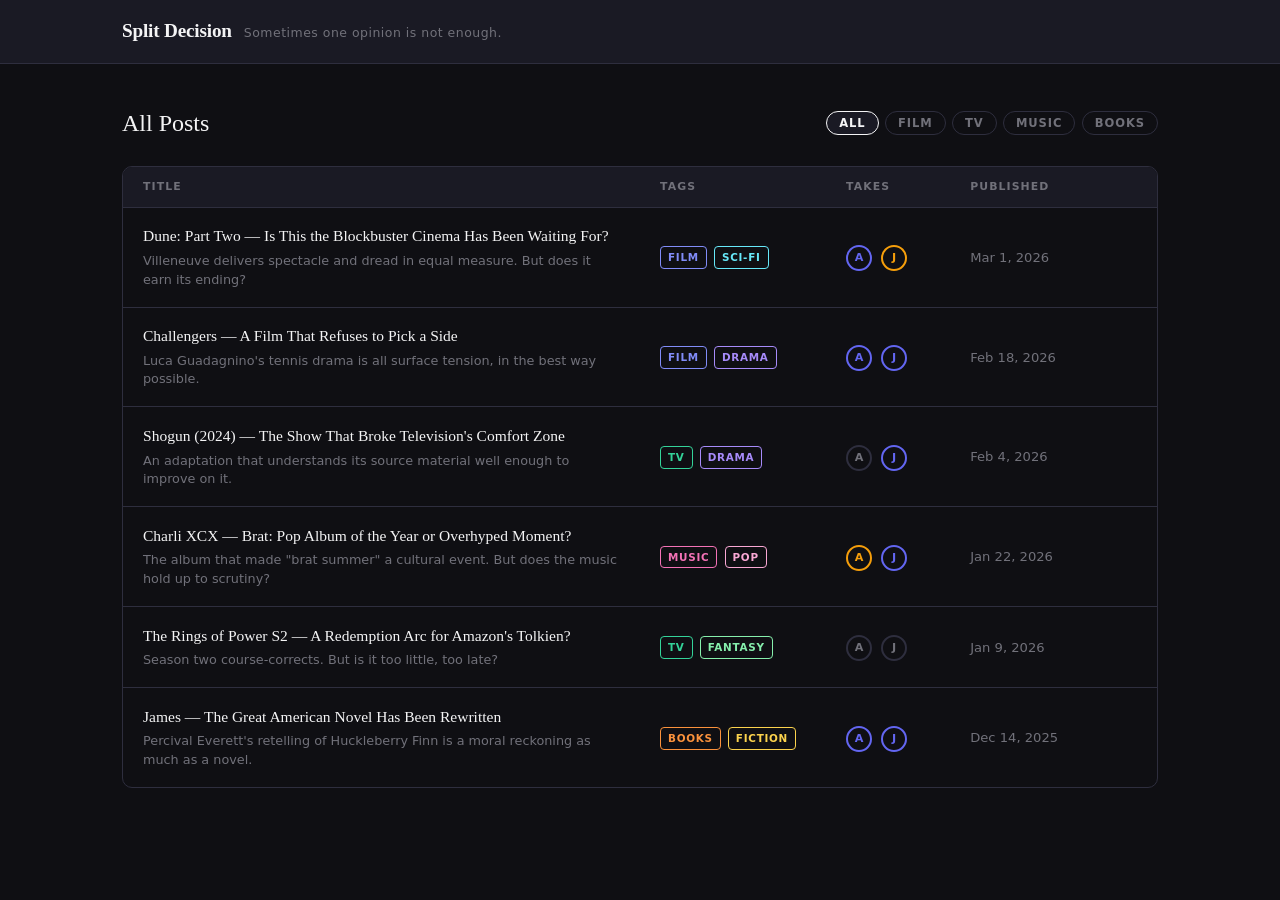
<file: index.html>
<!DOCTYPE html>
<html lang="en">
<head>
  <meta charset="UTF-8" />
  <meta name="viewport" content="width=device-width, initial-scale=1.0" />
  <title>Split Decision</title>
  <link rel="stylesheet" href="index.css" />
</head>
<body>

  <header class="site-header">
    <div class="site-header__inner">
      <div class="site-brand">
        <span class="site-brand__name">Split Decision</span>
        <span class="site-brand__tagline">Sometimes one opinion is not enough.</span>
      </div>
    </div>
  </header>

  <main class="main">

    <div class="posts-toolbar">
      <h1 class="posts-title">All Posts</h1>
      <div class="posts-filters">
        <button class="filter-btn filter-btn--active" data-filter="all">All</button>
        <button class="filter-btn" data-filter="film">Film</button>
        <button class="filter-btn" data-filter="tv">TV</button>
        <button class="filter-btn" data-filter="music">Music</button>
        <button class="filter-btn" data-filter="books">Books</button>
      </div>
    </div>

    <div class="posts-table-wrap">
      <table class="posts-table">
        <thead>
          <tr>
            <th class="col-title">Title</th>
            <th class="col-tags">Tags</th>
            <th class="col-authors">Takes</th>
            <th class="col-date">Published</th>
          </tr>
        </thead>
        <tbody>

          <tr class="post-row" onclick="window.location='post.html'">
            <td class="col-title">
              <a class="post-row__title" href="post.html">
                Dune: Part Two — Is This the Blockbuster Cinema Has Been Waiting For?
              </a>
              <p class="post-row__desc">Villeneuve delivers spectacle and dread in equal measure. But does it earn its ending?</p>
            </td>
            <td class="col-tags">
              <span class="tag tag--film">Film</span>
              <span class="tag tag--scifi">Sci-Fi</span>
            </td>
            <td class="col-authors">
              <span class="verdict-chip verdict-chip--hot" title="Alex: Loved it">A</span>
              <span class="verdict-chip verdict-chip--cold" title="Jordan: Mixed feelings">J</span>
            </td>
            <td class="col-date">Mar 1, 2026</td>
          </tr>

          <tr class="post-row">
            <td class="col-title">
              <a class="post-row__title" href="#">
                Challengers — A Film That Refuses to Pick a Side
              </a>
              <p class="post-row__desc">Luca Guadagnino's tennis drama is all surface tension, in the best way possible.</p>
            </td>
            <td class="col-tags">
              <span class="tag tag--film">Film</span>
              <span class="tag tag--drama">Drama</span>
            </td>
            <td class="col-authors">
              <span class="verdict-chip verdict-chip--hot" title="Alex: Loved it">A</span>
              <span class="verdict-chip verdict-chip--hot" title="Jordan: Loved it">J</span>
            </td>
            <td class="col-date">Feb 18, 2026</td>
          </tr>

          <tr class="post-row">
            <td class="col-title">
              <a class="post-row__title" href="#">
                Shogun (2024) — The Show That Broke Television's Comfort Zone
              </a>
              <p class="post-row__desc">An adaptation that understands its source material well enough to improve on it.</p>
            </td>
            <td class="col-tags">
              <span class="tag tag--tv">TV</span>
              <span class="tag tag--drama">Drama</span>
            </td>
            <td class="col-authors">
              <span class="verdict-chip verdict-chip--mixed" title="Alex: Mixed feelings">A</span>
              <span class="verdict-chip verdict-chip--hot" title="Jordan: Loved it">J</span>
            </td>
            <td class="col-date">Feb 4, 2026</td>
          </tr>

          <tr class="post-row">
            <td class="col-title">
              <a class="post-row__title" href="#">
                Charli XCX — Brat: Pop Album of the Year or Overhyped Moment?
              </a>
              <p class="post-row__desc">The album that made "brat summer" a cultural event. But does the music hold up to scrutiny?</p>
            </td>
            <td class="col-tags">
              <span class="tag tag--music">Music</span>
              <span class="tag tag--pop">Pop</span>
            </td>
            <td class="col-authors">
              <span class="verdict-chip verdict-chip--cold" title="Alex: Not for me">A</span>
              <span class="verdict-chip verdict-chip--hot" title="Jordan: Loved it">J</span>
            </td>
            <td class="col-date">Jan 22, 2026</td>
          </tr>

          <tr class="post-row">
            <td class="col-title">
              <a class="post-row__title" href="#">
                The Rings of Power S2 — A Redemption Arc for Amazon's Tolkien?
              </a>
              <p class="post-row__desc">Season two course-corrects. But is it too little, too late?</p>
            </td>
            <td class="col-tags">
              <span class="tag tag--tv">TV</span>
              <span class="tag tag--fantasy">Fantasy</span>
            </td>
            <td class="col-authors">
              <span class="verdict-chip verdict-chip--mixed" title="Alex: Mixed feelings">A</span>
              <span class="verdict-chip verdict-chip--mixed" title="Jordan: Mixed feelings">J</span>
            </td>
            <td class="col-date">Jan 9, 2026</td>
          </tr>

          <tr class="post-row">
            <td class="col-title">
              <a class="post-row__title" href="#">
                James — The Great American Novel Has Been Rewritten
              </a>
              <p class="post-row__desc">Percival Everett's retelling of Huckleberry Finn is a moral reckoning as much as a novel.</p>
            </td>
            <td class="col-tags">
              <span class="tag tag--books">Books</span>
              <span class="tag tag--fiction">Fiction</span>
            </td>
            <td class="col-authors">
              <span class="verdict-chip verdict-chip--hot" title="Alex: Loved it">A</span>
              <span class="verdict-chip verdict-chip--hot" title="Jordan: Loved it">J</span>
            </td>
            <td class="col-date">Dec 14, 2025</td>
          </tr>

        </tbody>
      </table>
    </div>

  </main>

  <script>
    const DURATION = 200; // must match CSS transition duration

    const buttons = document.querySelectorAll('.filter-btn');
    const rows    = document.querySelectorAll('.post-row');

    buttons.forEach(btn => {
      btn.addEventListener('click', () => {
        buttons.forEach(b => b.classList.remove('filter-btn--active'));
        btn.classList.add('filter-btn--active');

        const filter = btn.dataset.filter;
        const toShow = [];
        const toHide = [];

        rows.forEach(row => {
          const match  = filter === 'all' || row.querySelector(`.tag--${filter}`);
          const hidden = row.style.display === 'none';
          if  (match && hidden)  toShow.push(row);
          if  (!match && !hidden) toHide.push(row);
        });

        // Phase 1: fade out departing rows
        toHide.forEach(row => row.classList.add('post-row--hidden'));

        setTimeout(() => {
          // Reflow moment: collapse departed, uncollapse arriving (both invisible)
          toHide.forEach(row => { row.style.display = 'none'; });
          toShow.forEach(row => {
            row.classList.add('post-row--hidden');
            row.style.display = '';
          });

          // Phase 2: fade in arriving rows
          requestAnimationFrame(() => requestAnimationFrame(() => {
            toShow.forEach(row => row.classList.remove('post-row--hidden'));
          }));
        }, DURATION);
      });
    });
  </script>

</body>
</html>
</file>
<file: index.css>
/* ─── Reset & base ─── */
*, *::before, *::after {
  box-sizing: border-box;
  margin: 0;
  padding: 0;
}

:root {
  --color-bg:        #0f0f13;
  --color-surface:   #1a1a24;
  --color-surface-2: #21212e;
  --color-border:    #2e2e3e;
  --color-text:      #d4d4d8;
  --color-muted:     #71717a;
  --color-accent-a:  #6366f1;
  --color-accent-j:  #f59e0b;
  --color-heading:   #f4f4f5;

  --font-sans: 'Georgia', serif;
  --font-ui:   system-ui, -apple-system, sans-serif;
}

html { scroll-behavior: smooth; }

body {
  background: var(--color-bg);
  color: var(--color-text);
  font-family: var(--font-ui);
  font-size: 1rem;
  line-height: 1.6;
  min-height: 100vh;
}

/* ─── Site header ─── */
.site-header {
  border-bottom: 1px solid var(--color-border);
  background: var(--color-surface);
  position: sticky;
  top: 0;
  z-index: 10;
}

.site-header__inner {
  max-width: 1100px;
  margin: 0 auto;
  padding: 1rem 2rem;
  display: flex;
  align-items: center;
  justify-content: space-between;
}

.site-brand {
  display: flex;
  align-items: baseline;
  gap: 0.75rem;
}

.site-brand__name {
  font-family: var(--font-sans);
  font-size: 1.2rem;
  font-weight: 700;
  color: var(--color-heading);
  letter-spacing: -0.01em;
}

.site-brand__tagline {
  font-size: 0.78rem;
  color: var(--color-muted);
  letter-spacing: 0.04em;
}

/* ─── Main ─── */
.main {
  max-width: 1100px;
  margin: 0 auto;
  padding: 2.5rem 2rem 4rem;
}

/* ─── Toolbar ─── */
.posts-toolbar {
  display: flex;
  align-items: center;
  justify-content: space-between;
  margin-bottom: 1.5rem;
  gap: 1rem;
  flex-wrap: wrap;
}

.posts-title {
  font-family: var(--font-sans);
  font-size: 1.5rem;
  color: var(--color-heading);
  font-weight: normal;
}

.posts-filters {
  display: flex;
  gap: 0.4rem;
  flex-wrap: wrap;
}

.filter-btn {
  font-family: var(--font-ui);
  font-size: 0.72rem;
  font-weight: 700;
  letter-spacing: 0.08em;
  text-transform: uppercase;
  padding: 4px 12px;
  border-radius: 99px;
  border: 1px solid var(--color-border);
  background: transparent;
  color: var(--color-muted);
  cursor: pointer;
  transition: border-color 0.15s, color 0.15s, background 0.15s;
}

.filter-btn:hover {
  border-color: var(--color-text);
  color: var(--color-text);
}

.filter-btn--active {
  background: var(--color-surface);
  border-color: var(--color-heading);
  color: var(--color-heading);
}

/* ─── Table wrapper ─── */
.posts-table-wrap {
  border: 1px solid var(--color-border);
  border-radius: 10px;
  overflow: hidden;
}

/* ─── Table ─── */
.posts-table {
  width: 100%;
  border-collapse: collapse;
  table-layout: fixed;
}

/* column widths */
.col-title   { width: 50%; }
.col-tags    { width: 18%; }
.col-authors { width: 12%; }
.col-date    { width: 20%; }

.posts-table thead tr {
  background: var(--color-surface);
  border-bottom: 1px solid var(--color-border);
}

.posts-table th {
  font-size: 0.68rem;
  font-weight: 700;
  letter-spacing: 0.1em;
  text-transform: uppercase;
  color: var(--color-muted);
  padding: 0.7rem 1.25rem;
  text-align: left;
}

/* ─── Rows ─── */
.post-row {
  border-bottom: 1px solid var(--color-border);
  cursor: pointer;
  transition: background 0.12s, opacity 0.2s ease, transform 0.2s ease;
}

.post-row--hidden {
  opacity: 0;
  transform: translateY(-6px);
  pointer-events: none;
}

.post-row:last-child {
  border-bottom: none;
}

.post-row:hover {
  background: var(--color-surface-2);
}

.post-row td {
  padding: 1.1rem 1.25rem;
  vertical-align: middle;
}

/* title cell */
.post-row__title {
  display: block;
  font-family: var(--font-sans);
  font-size: 0.97rem;
  color: var(--color-heading);
  text-decoration: none;
  line-height: 1.4;
  margin-bottom: 0.3rem;
  transition: color 0.12s;
}

.post-row:hover .post-row__title {
  color: var(--color-accent-a);
}

.post-row__desc {
  font-size: 0.8rem;
  color: var(--color-muted);
  line-height: 1.45;
}

/* ─── Tags ─── */
.col-tags {
  vertical-align: middle;
}

.tag {
  display: inline-block;
  font-size: 0.65rem;
  font-weight: 700;
  letter-spacing: 0.07em;
  text-transform: uppercase;
  padding: 2px 7px;
  border-radius: 4px;
  border: 1px solid;
  margin: 2px 2px 2px 0;
}

.tag--film    { color: #818cf8; border-color: #818cf8; }
.tag--tv      { color: #34d399; border-color: #34d399; }
.tag--music   { color: #f472b6; border-color: #f472b6; }
.tag--books   { color: #fb923c; border-color: #fb923c; }
.tag--scifi   { color: #67e8f9; border-color: #67e8f9; }
.tag--drama   { color: #a78bfa; border-color: #a78bfa; }
.tag--fantasy { color: #86efac; border-color: #86efac; }
.tag--pop     { color: #f9a8d4; border-color: #f9a8d4; }
.tag--fiction { color: #fcd34d; border-color: #fcd34d; }

/* ─── Verdict chips ─── */
.col-authors {
  white-space: nowrap;
}

.verdict-chip {
  display: inline-flex;
  align-items: center;
  justify-content: center;
  width: 26px;
  height: 26px;
  border-radius: 50%;
  font-size: 0.7rem;
  font-weight: 700;
  margin-right: 4px;
  border: 2px solid;
  cursor: default;
}

.verdict-chip--hot   { color: var(--color-accent-a); border-color: var(--color-accent-a); background: transparent; }
.verdict-chip--cold  { color: var(--color-accent-j); border-color: var(--color-accent-j); background: transparent; }
.verdict-chip--mixed { color: var(--color-muted);    border-color: var(--color-border);    background: transparent; }

/* ─── Date cell ─── */
.col-date {
  font-size: 0.82rem;
  color: var(--color-muted);
  white-space: nowrap;
}
</file>
